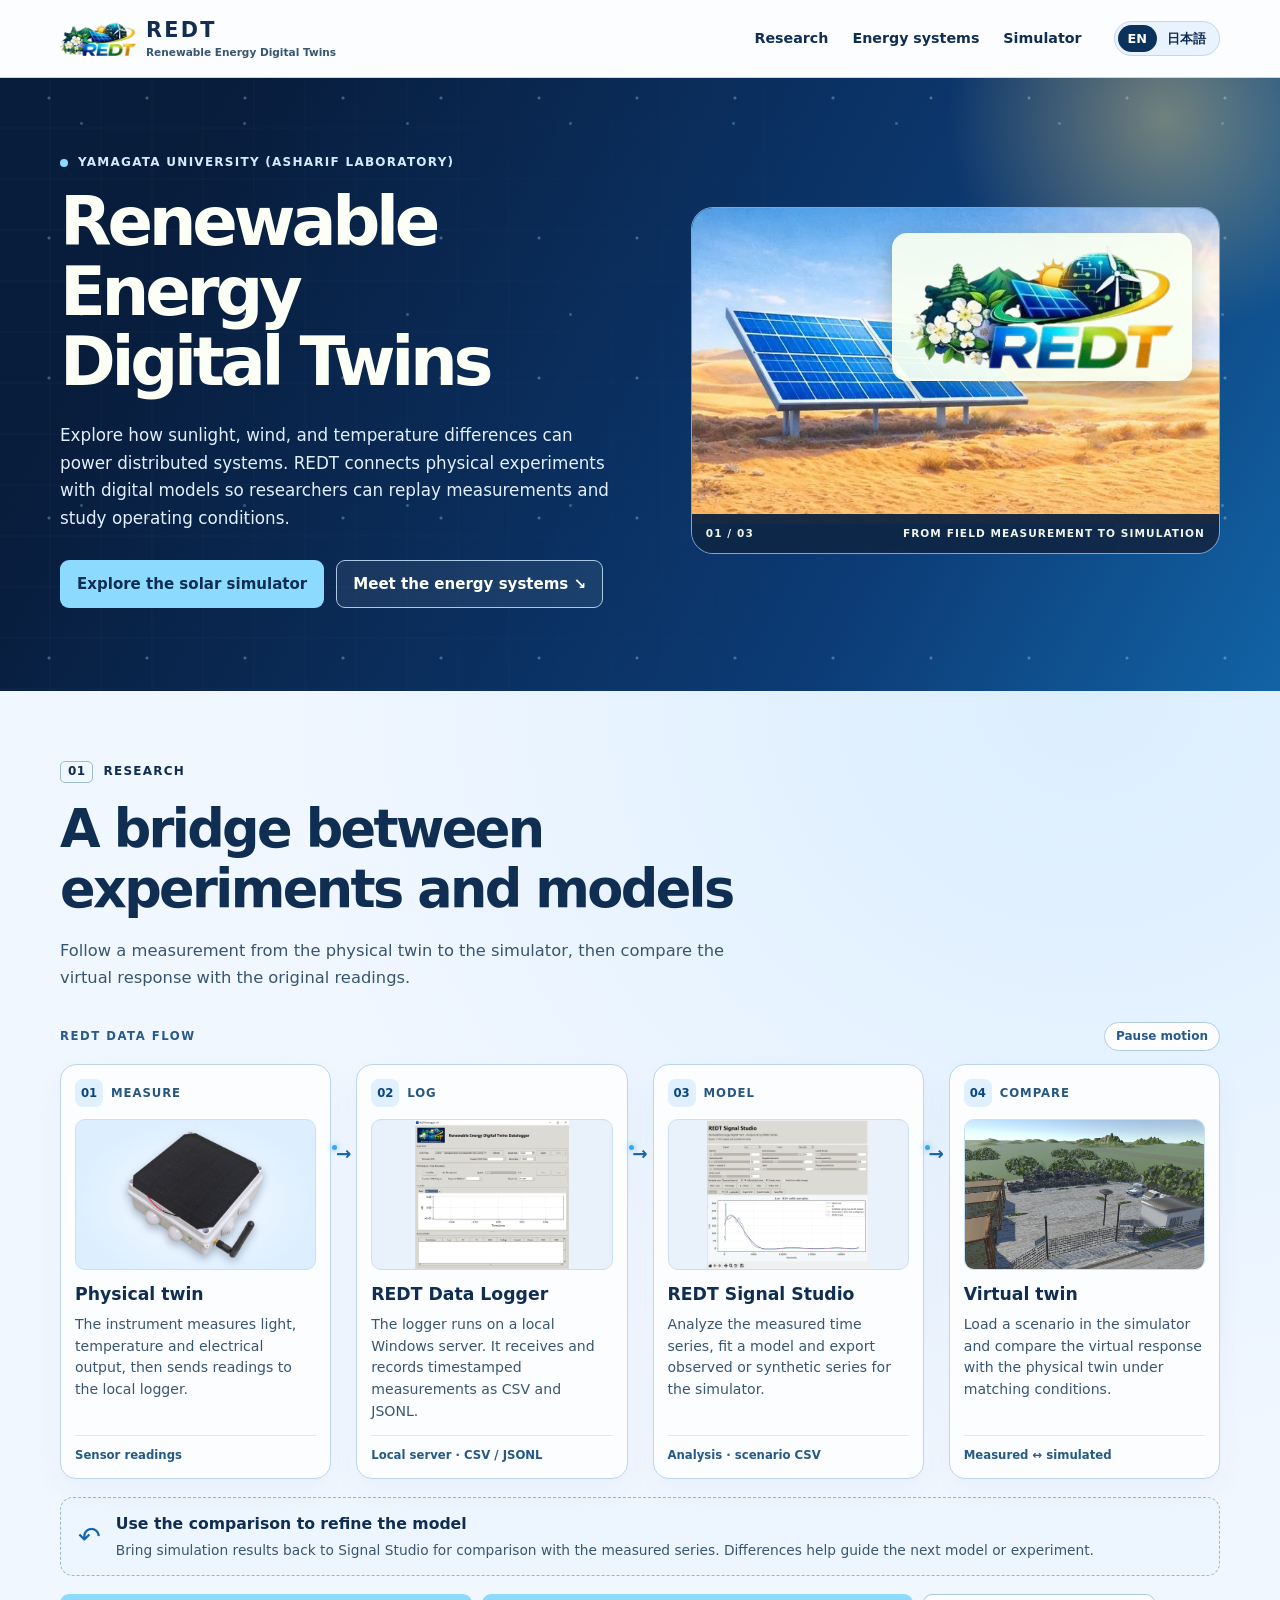
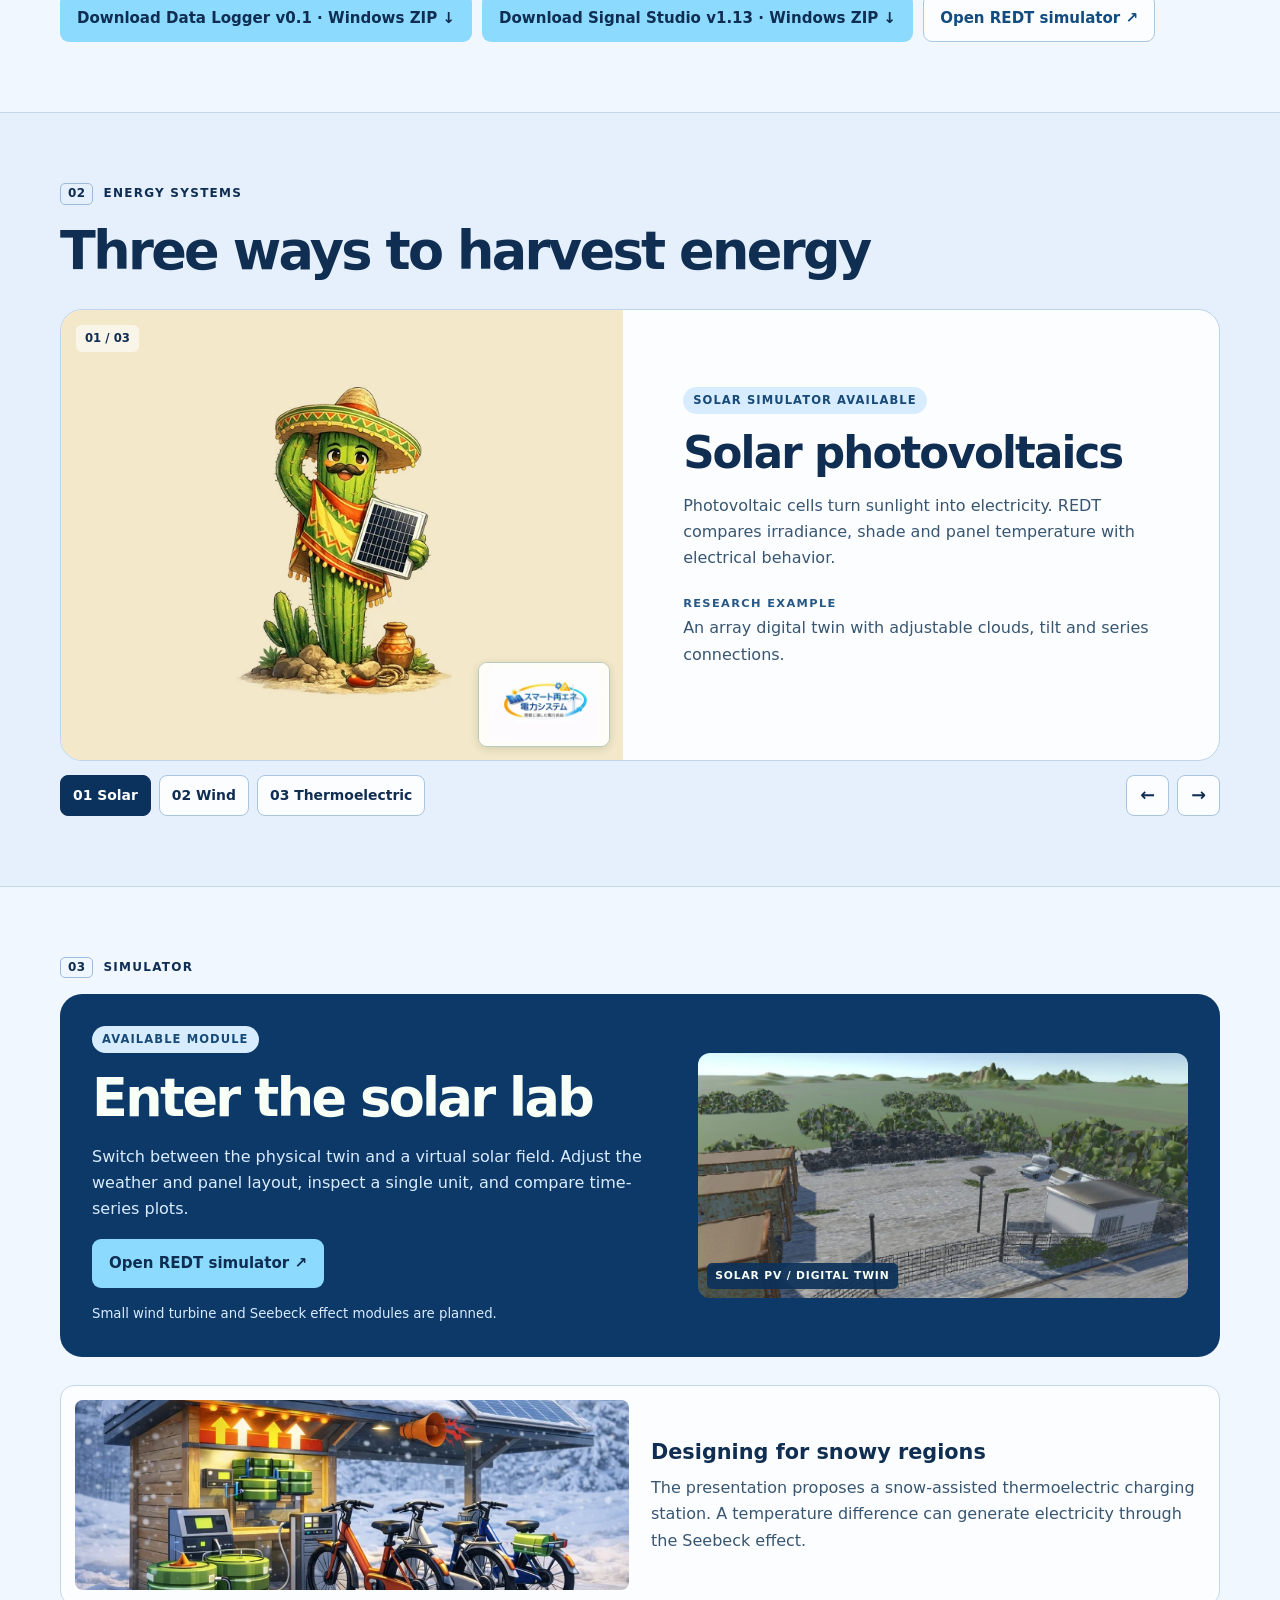
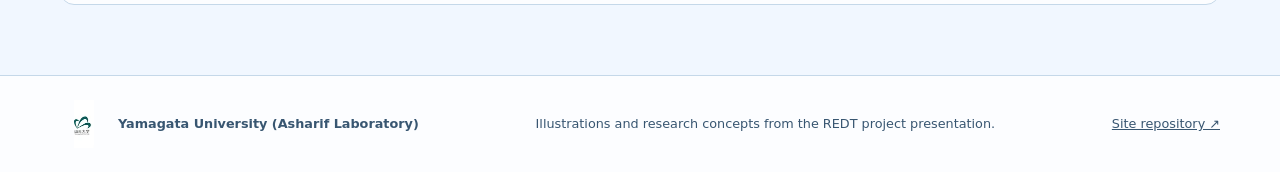
<file: index.html>
<!doctype html>
<html lang="en">
<head>
  <meta charset="utf-8">
  <meta name="viewport" content="width=device-width, initial-scale=1">
  <meta name="description" content="Explore REDT, a Yamagata University research project connecting renewable energy experiments and digital twins.">
  <title>REDT — Renewable Energy Digital Twins</title>
  <link rel="icon" href="redt-logo.png">
  <link rel="stylesheet" href="style.css?v=6">
  <script defer src="site.js?v=3"></script>
</head>
<body>
  <a class="skip" href="#main" data-t="skip">Skip to content</a>
  <header class="site-header">
    <div class="wrap header-inner">
      <a class="brand" href="./" aria-label="REDT"><img src="redt-logo.png" alt="" width="76" height="42"><span>REDT<small data-t="brandName">Renewable Energy Digital Twins</small></span></a>
      <nav aria-label="Main navigation">
        <a href="#research" data-t="research">Research</a>
        <a href="#energy" data-t="energy">Energy systems</a>
        <a href="#simulator" data-t="simulator">Simulator</a>
      </nav>
      <div class="language" role="group" aria-label="Language">
        <button type="button" data-lang="en" aria-pressed="true">EN</button><button type="button" data-lang="ja" aria-pressed="false" lang="ja">日本語</button>
      </div>
    </div>
  </header>
  <main id="main">
    <section class="hero">
      <div class="weather-art" aria-hidden="true"><span></span></div>
      <div class="wrap hero-grid">
        <div class="hero-copy">
          <p class="eyebrow"><span class="dot"></span><span data-t="institution">Yamagata University (Asharif Laboratory)</span></p>
          <h1 data-t="title">Renewable Energy<br>Digital Twins</h1>
          <p class="intro" data-t="intro">Explore how sunlight, wind, and temperature differences can power distributed systems. REDT connects physical experiments with digital models so researchers can replay measurements and study operating conditions.</p>
          <div class="actions"><a class="button primary" href="#simulator" data-t="solarAction">Explore the solar simulator</a><a class="button secondary" href="#energy" data-t="systemsAction">Meet the energy systems <span aria-hidden="true">↘</span></a></div>
        </div>
        <figure class="hero-visual">
          <img class="hero-land" src="solar-landscape.webp" alt="" width="1000" height="380">
          <div class="hero-logo"><img src="redt-logo.png" alt="REDT logo" width="290" height="140"></div>
          <figcaption><span>01 / 03</span><span data-t="heroCaption">FROM FIELD MEASUREMENT TO SIMULATION</span></figcaption>
        </figure>
      </div>
    </section>
    <section class="research section" id="research">
      <div class="wrap">
        <p class="eyebrow"><span class="index">01</span> <span data-t="research">Research</span></p>
        <h2 data-t="researchTitle">A bridge between experiments and models</h2>
        <p class="section-intro" data-t="researchCopy">Follow a measurement from the physical twin to the simulator, then compare the virtual response with the original readings.</p>
        <div class="flow-top"><span data-t="flowLabel">REDT DATA FLOW</span><button type="button" class="motion-button" id="flow-motion" data-t="pauseMotion" hidden>Pause motion</button></div>
        <ol class="workflow">
          <li>
            <article class="flow-card">
              <p class="flow-step"><span>01</span><span data-t="flowMeasure">Measure</span></p>
              <div class="flow-media instrument">
                <img src="workflow-device.webp" alt="Physical REDT device with a solar panel, sensors and antenna" data-alt="physicalAlt" width="760" height="707" loading="lazy">
              </div>
              <h3 data-t="physicalTitle">Physical twin</h3><p data-t="physicalCopy">The instrument measures light, temperature and electrical output, then sends readings to the local logger.</p>
              <p class="flow-tag" data-t="physicalTag">Sensor readings</p>
            </article>
          </li>
          <li>
            <article class="flow-card">
              <p class="flow-step"><span>02</span><span data-t="flowLog">Log</span></p>
              <div class="flow-media"><img src="workflow-logger.webp" alt="REDT Data Logger interface" data-alt="loggerAlt" width="800" height="770" loading="lazy"></div>
              <h3>REDT Data Logger</h3><p data-t="loggerCopy">The logger runs on a local Windows server. It receives and records timestamped measurements as CSV and JSONL.</p>
              <p class="flow-tag" data-t="loggerTag">Local server · CSV / JSONL</p>
            </article>
          </li>
          <li>
            <article class="flow-card">
              <p class="flow-step"><span>03</span><span data-t="flowModel">Model</span></p>
              <div class="flow-media"><img src="workflow-studio.webp" alt="REDT Signal Studio showing a fit over measured light data" data-alt="studioAlt" width="800" height="736" loading="lazy"></div>
              <h3>REDT Signal Studio</h3><p data-t="studioCopy">Analyze the measured time series, fit a model and export observed or synthetic series for the simulator.</p>
              <p class="flow-tag" data-t="studioTag">Analysis · scenario CSV</p>
            </article>
          </li>
          <li>
            <article class="flow-card">
              <p class="flow-step"><span>04</span><span data-t="flowCompare">Compare</span></p>
              <div class="flow-media"><img src="workflow-simulator.webp" alt="Virtual solar test site in the REDT simulator" data-alt="simulatorAlt" width="1050" height="586" loading="lazy"></div>
              <h3 data-t="virtualTitle">Virtual twin</h3><p data-t="virtualCopy">Load a scenario in the simulator and compare the virtual response with the physical twin under matching conditions.</p>
              <p class="flow-tag" data-t="virtualTag">Measured ↔ simulated</p>
            </article>
          </li>
        </ol>
        <div class="flow-feedback"><span class="feedback-icon" aria-hidden="true">↶</span><div><h3 data-t="feedbackTitle">Use the comparison to refine the model</h3><p data-t="feedbackCopy">Bring simulation results back to Signal Studio for comparison with the measured series. Differences help guide the next model or experiment.</p></div></div>
        <div class="flow-actions">
          <a class="button primary" href="https://github.com/Bsenzio/redt_simulator/releases/download/datalogger-v0.1/REDT-DataLogger-v0.1-Windows.zip" data-t="loggerDownload">Download Data Logger v0.1 · Windows ZIP ↓</a>
          <a class="button primary" href="https://github.com/Bsenzio/redt_simulator/releases/download/signal-studio-v1.13/REDT-Signal-Studio-v1.13-Windows.zip" data-t="studioDownload">Download Signal Studio v1.13 · Windows ZIP ↓</a>
          <a class="button flow-link" href="play.html" data-t="launchButton">Open REDT simulator ↗</a>
        </div>
      </div>
    </section>
    <section class="energy-section" id="energy">
      <div class="wrap section">
        <p class="eyebrow"><span class="index">02</span> <span data-t="energy">Energy systems</span></p>
        <h2 data-t="energyTitle">Three ways to harvest energy</h2>
        <div id="energy-carousel" class="carousel" aria-roledescription="carousel" aria-label="Energy systems" tabindex="0">
          <div class="slide-image"><img id="mascot" src="solar.webp" alt="REDT solar mascot carrying a photovoltaic panel" width="640" height="590"><span id="slide-index" aria-hidden="true">01 / 03</span><img class="system-mark" id="system-mark" src="solar-mark.webp" alt="" width="140" height="89" loading="lazy"></div>
          <article class="slide-copy" aria-live="polite" aria-atomic="true">
            <p id="slide-status" class="pill">SOLAR SIMULATOR AVAILABLE</p>
            <h3 id="slide-title">Solar photovoltaics</h3>
            <p id="slide-description">Photovoltaic cells convert sunlight into electricity. In REDT, irradiance, shade and panel temperature can be compared with electrical behavior.</p>
            <p class="example-label" data-t="example">RESEARCH EXAMPLE</p>
            <p id="slide-example">A panel array digital twin with adjustable clouds, tilt and series connections.</p>
          </article>
        </div>
        <div class="carousel-controls">
          <div class="dots" role="group" aria-label="Choose an energy system">
            <button type="button" data-slide="0" aria-pressed="true">01 <span data-t="solar">Solar</span></button>
            <button type="button" data-slide="1" aria-pressed="false">02 <span data-t="wind">Wind</span></button>
            <button type="button" data-slide="2" aria-pressed="false">03 <span data-t="heat">Thermoelectric</span></button>
          </div>
          <div class="arrows"><button id="previous" type="button" aria-label="Previous slide">←</button><button id="next" type="button" aria-label="Next slide">→</button></div>
        </div>
      </div>
    </section>
    <section class="wrap section" id="simulator">
      <p class="eyebrow"><span class="index">03</span> <span data-t="simulator">Simulator</span></p>
      <div class="launch">
        <div><p class="pill" data-t="available">AVAILABLE MODULE</p><h2 data-t="launchTitle">Enter the solar lab</h2>
          <p data-t="launchCopy">Switch between the physical twin and a virtual solar field. Adjust the weather and the panel layout, inspect a single unit, and compare time-series plots.</p>
          <a href="play.html" class="button primary" data-t="launchButton">Open REDT simulator <span aria-hidden="true">↗</span></a>
          <p class="planned" data-t="roadmap">Small wind turbine and Seebeck effect modules are planned.</p>
        </div>
        <div class="sim-picture"><img src="workflow-simulator.webp" width="1050" height="586" alt="" loading="lazy"><span data-t="simLabel">SOLAR PV / DIGITAL TWIN</span></div>
      </div>
      <figure class="research-example"><img src="snow-station.webp" alt="Concept illustration of a thermoelectric bicycle charging station in snow" width="700" height="400" loading="lazy"><figcaption><h3 data-t="snowTitle">Designing for snowy regions</h3><p data-t="snowCopy">The presentation proposes a snow-assisted thermoelectric charging station. A temperature difference can generate electricity through the Seebeck effect.</p></figcaption></figure>
    </section>
  </main>
  <footer><div class="wrap footer-inner"><div class="university"><img src="yamagata-mark.webp" alt="" width="48" height="48" loading="lazy"><span data-t="institution">Yamagata University (Asharif Laboratory)</span></div><p data-t="credit">Illustrations and research concepts from the REDT project presentation.</p><a href="https://github.com/Bsenzio/redt_simulator" data-t="source">Site repository ↗</a></div></footer>
</body>
</html>
</file>
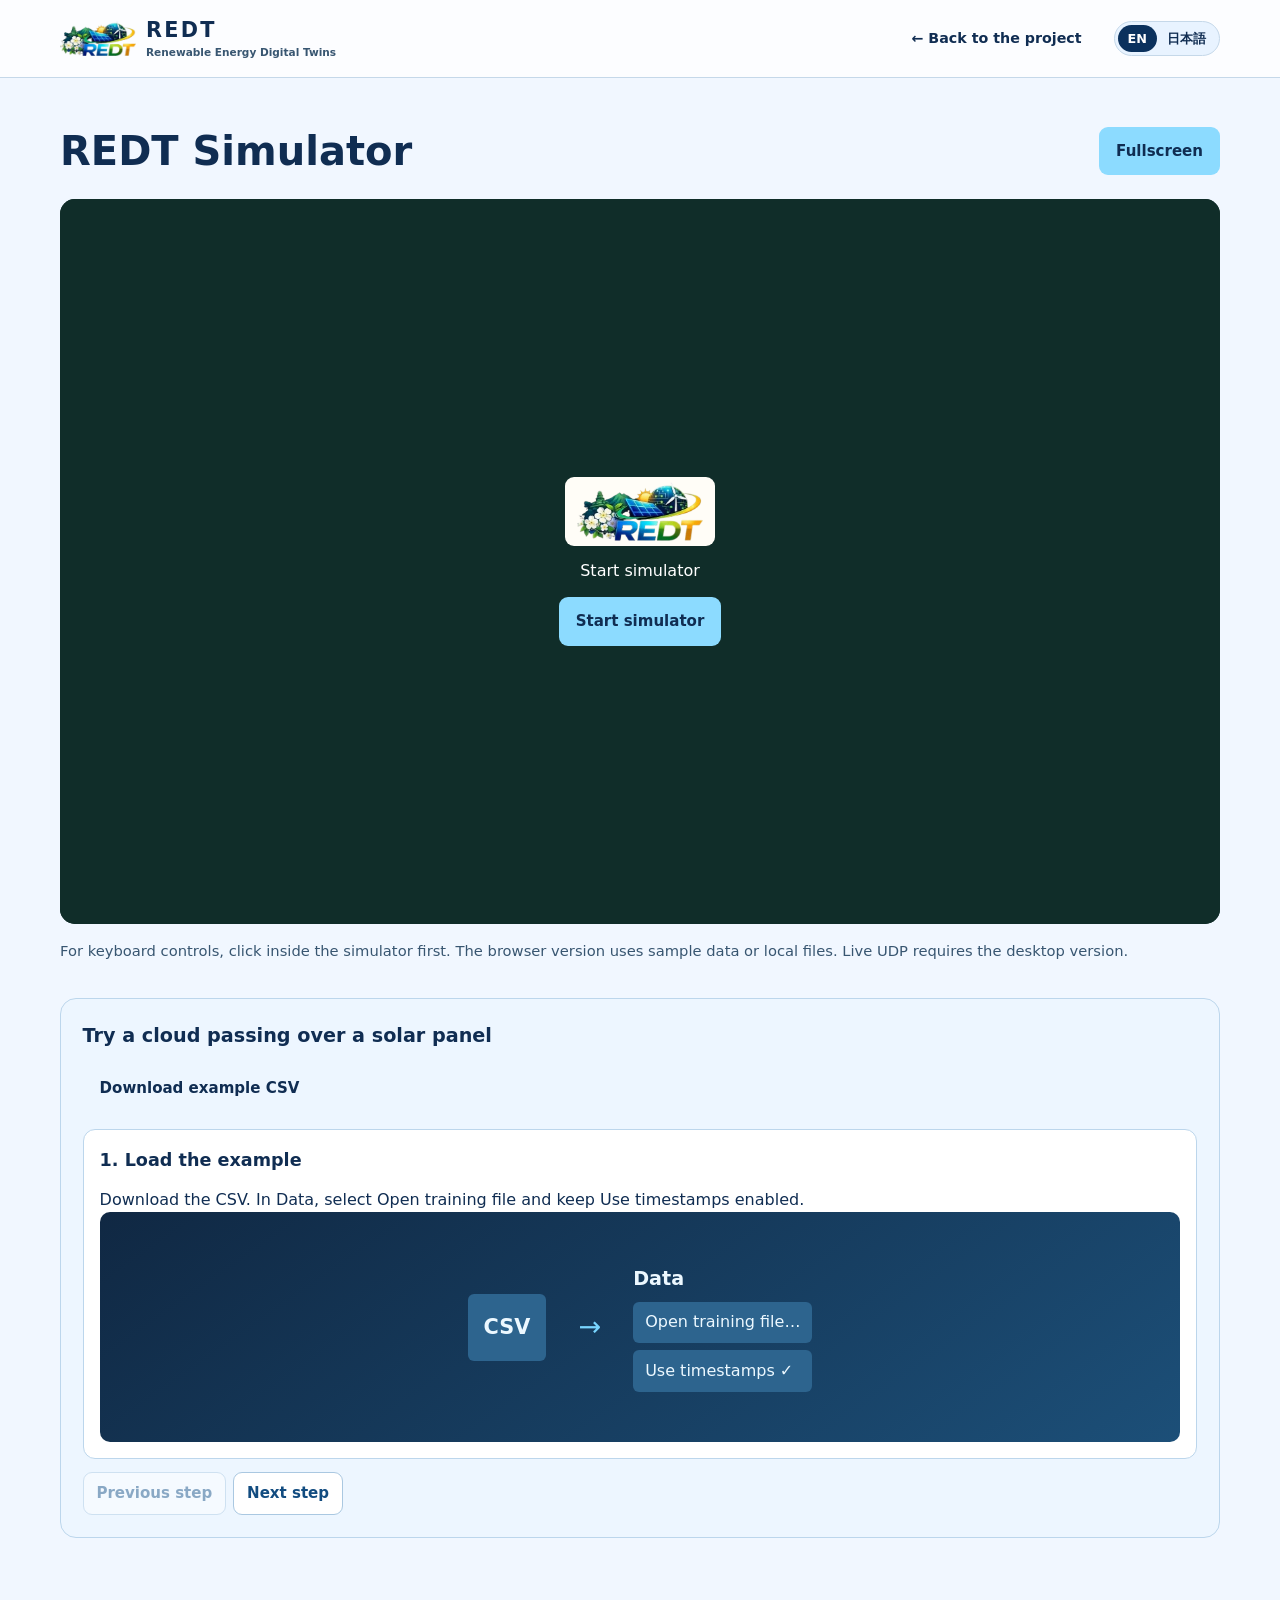
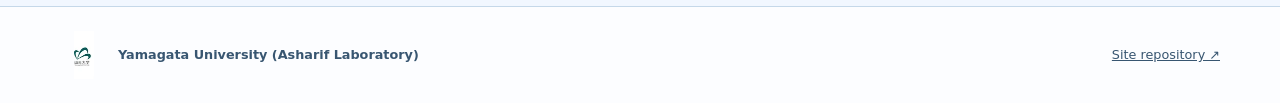
<file: play.html>
<!doctype html>
<html lang="en">
<head>
  <meta charset="utf-8">
  <meta name="viewport" content="width=device-width, initial-scale=1">
  <meta name="description" content="Run the REDT solar digital twin from Yamagata University.">
  <title>REDT Simulator</title>
  <link rel="icon" href="redt-logo.png">
  <link rel="stylesheet" href="style.css?v=6">
  <script defer src="site.js?v=5"></script>
  <script defer src="player.js"></script>
</head>
<body>
  <header class="site-header"><div class="wrap header-inner">
    <a class="brand" href="./" aria-label="REDT"><img src="redt-logo.png" alt="" width="76" height="42"><span>REDT<small data-t="brandName">Renewable Energy Digital Twins</small></span></a>
    <nav aria-label="Main navigation"><a href="./" data-t="back">← Back to the project</a></nav>
    <div class="language" role="group" aria-label="Language"><button type="button" data-lang="en" aria-pressed="true">EN</button><button type="button" data-lang="ja" aria-pressed="false" lang="ja">日本語</button></div>
  </div></header>
  <main class="wrap player-main">
    <div class="player-head"><h1 data-t="playerTitle">REDT Simulator</h1><button id="fullscreen" class="button primary" type="button" data-t="full" disabled>Fullscreen</button></div>
    <div class="player-frame">
      <canvas id="unity-canvas" width="1280" height="800" tabindex="0" aria-label="REDT Unity simulator" hidden></canvas>
      <div class="player-status" id="player-status" aria-live="polite">
        <img src="redt-logo.png" alt="REDT logo" width="150" height="69" style="object-fit:contain;background:#fffdf7;border-radius:9px;padding:5px">
        <p id="player-message" data-t="building">The simulator files are being prepared.</p>
        <button id="start-player" type="button" class="button primary" data-t="start" hidden>Start simulator</button>
        <progress id="player-progress" max="1" value="0" hidden aria-label="Loading progress"></progress>
      </div>
    </div>
    <p class="player-note" data-t="playerNote">For keyboard controls, click inside the simulator first. The browser version uses sample data or local files. Live UDP requires the desktop version.</p>
    <div class="player-controls"><a id="desktop-build" href="#" class="button primary" data-t="desktop" hidden>Windows download</a></div>
    <section class="player-guide" aria-labelledby="guide-title">
      <h2 id="guide-title" data-t="walkTitle">Simulator walkthrough</h2>
      <a class="button" href="redt-mppt-example.csv" download data-t="walkDownload">Download example CSV</a>
      <div class="guide-panel" aria-live="polite">
        <article id="guide-load" data-guide-panel="load">
          <h3 data-t="walkload">1. Load the example</h3>
          <p data-t="walkloadBody">Download the CSV. In Data, select Open training file and keep Use timestamps enabled.</p>
          <div class="guide-demo demo-load" aria-hidden="true"><span class="demo-file">CSV</span><span class="demo-arrow">→</span><div class="demo-controls"><b>Data</b><span>Open training file…</span><span>Use timestamps ✓</span></div></div>
        </article>
        <article id="guide-train" data-guide-panel="train" hidden>
          <h3 data-t="walktrain">2. Train on the CSV</h3>
          <p data-t="walktrainBody">With the CSV loaded, open Training and press Train MPPT. The model learns a voltage target from the file.</p>
          <div class="guide-demo demo-train" aria-hidden="true"><div class="demo-controls"><b>Training</b><span>Train on 1 of 1</span><span class="demo-action">Train MPPT</span></div><span class="demo-arrow">→</span><div class="demo-fit"><i></i><i></i><i></i><i></i><i></i></div></div>
        </article>
        <article id="guide-field" data-guide-panel="field" hidden>
          <h3 data-t="walkfield">3. Choose a panel</h3>
          <p data-t="walkfieldBody">After training, select a panel in Field and set MPPT to isolated panel to test it on its own.</p>
          <div class="guide-demo demo-field" aria-hidden="true"><div class="demo-grid"><i>0,0</i><i>0,1</i><i>0,2</i><i>1,0</i><i>1,1</i><i>1,2</i><i>2,0</i><i>2,1</i><i>2,2</i></div><div class="demo-controls"><b>Field</b><span>MPPT: isolated panel</span><span>Tilt · 20°</span></div></div>
        </article>
        <article id="guide-run" data-guide-panel="run" hidden>
          <h3 data-t="walkrun">4. Replay the cloud event</h3>
          <p data-t="walkrunBody">Set Energy period to 60 s in Compare. Then use Data → Restart file and press Play.</p>
          <div class="guide-demo demo-run" aria-hidden="true"><div class="demo-sky"><span>☀</span><i>☁</i><b>▧ ▧ ▧</b></div><div class="demo-controls"><b>▶ Play</b><span>Data → Restart file</span></div></div>
        </article>
        <article id="guide-compare" data-guide-panel="compare" hidden>
          <h3 data-t="walkcompare">5. Compare the results</h3>
          <p data-t="walkcompareBody">In Compare, read the energy totals in Wh. Open Power charts to see how power changes as the cloud passes.</p>
          <div class="guide-demo demo-compare" aria-hidden="true"><div class="demo-controls"><b>Compare</b><span>Energy period · 60 s</span><span>Power charts</span></div><div class="demo-bars"><i>P&amp;O</i><i>PID</i><i>MPPT</i><b>Wh</b></div></div>
        </article>
        <article id="guide-tools" data-guide-panel="tools" hidden>
          <h3 data-t="walktools">6. Explore and export</h3>
          <p data-t="walktoolsBody">Use Plot → Full series to inspect the input. Try another file for validation, or export results from the desktop app.</p>
          <div class="guide-demo demo-tools" aria-hidden="true"><div class="demo-controls"><b>Plot</b><span>Full series</span><span>MPPT comparison</span></div><div class="demo-controls"><b>Training</b><span>Models and validation</span><span>Physical Twin ↗</span></div></div>
        </article>
      </div>
      <div class="guide-steps">
        <button type="button" class="button" data-guide-direction="-1" data-t="walkBack" disabled>Previous step</button>
        <button type="button" class="button" data-guide-direction="1" data-t="walkNext">Next step</button>
      </div>
    </section>
  </main>
  <footer><div class="wrap footer-inner"><div class="university"><img src="yamagata-mark.webp" alt="" width="48" height="48"><span data-t="institution">Yamagata University (Asharif Laboratory)</span></div><a href="https://github.com/Bsenzio/redt_simulator" data-t="source">Site repository ↗</a></div></footer>
</body>
</html>
</file>
<file: style.css>
@charset "UTF-8";
:root{color-scheme:light;--ink:#102d52;--muted:#385671;--cream:#f1f7ff;--paper:#fcfdff;--line:#c5d8e9;--forest:#0b315d;--accent:#8cdbff;--gold:#e9bd51;--radius:22px;font:16px/1.65 system-ui,-apple-system,BlinkMacSystemFont,"Segoe UI","Hiragino Sans","Yu Gothic",Meiryo,sans-serif}
*{box-sizing:border-box}html{scroll-behavior:smooth}body{margin:0;background:var(--cream);color:var(--ink)}a{color:inherit}img{display:block;max-width:100%}button{font:inherit;color:inherit;cursor:pointer}a:focus-visible,button:focus-visible,[tabindex]:focus-visible{outline:3px solid #1b6aa8;outline-offset:4px}.wrap{width:min(1160px,calc(100% - 56px));margin-inline:auto}.skip{position:absolute;z-index:10;left:12px;top:-100px;background:white;padding:8px 14px}.skip:focus{top:10px}
.site-header{background:var(--paper);border-bottom:1px solid var(--line)}.header-inner{display:flex;align-items:center;gap:32px;min-height:77px}.brand{display:flex;align-items:center;gap:10px;text-decoration:none;font-size:1.3rem;font-weight:840;letter-spacing:.11em}.brand img{object-fit:contain}.header-inner nav{display:flex;gap:24px;margin-left:auto}.header-inner nav a{font-size:.89rem;font-weight:700;text-decoration:none}.header-inner nav a:hover{text-decoration:underline}.language{display:flex;border:1px solid var(--line);border-radius:999px;padding:3px;background:#e8f3ff;white-space:nowrap}.language button{border:0;background:transparent;border-radius:999px;padding:3px 10px;font-size:.8rem;font-weight:750}.language button[aria-pressed=true]{background:var(--forest);color:white}
.hero{background:var(--forest);color:#fcfff5;position:relative;overflow:hidden}.hero:before{content:"";position:absolute;inset:0;pointer-events:none;background:linear-gradient(90deg,transparent 49px,#fff2 50px,transparent 51px),linear-gradient(transparent 49px,#fff2 50px,transparent 51px);background-size:51px 51px;opacity:.24;mask-image:linear-gradient(90deg,#000,transparent 85%)}.hero-grid{position:relative;display:grid;grid-template-columns:1.05fr .95fr;gap:46px;align-items:center;padding-block:75px 83px}.eyebrow{display:flex;align-items:center;gap:10px;text-transform:uppercase;font-size:.75rem;font-weight:850;letter-spacing:.105em;margin:0 0 16px}.hero .eyebrow{color:#d5e9ff;line-height:1.6}.dot{width:8px;height:8px;border-radius:100%;background:var(--accent);flex:none}.hero h1{font-size:clamp(2.65rem,5.25vw,5rem);line-height:1.04;letter-spacing:-.064em;margin:0 0 24px;text-wrap:balance}.intro{color:#e1efff;font-size:1.05rem;max-width:52ch}.actions{display:flex;flex-wrap:wrap;gap:12px;margin-top:27px}.button{display:inline-flex;align-items:center;justify-content:center;gap:8px;padding:11px 16px;border:1px solid transparent;border-radius:9px;font-weight:800;text-decoration:none;font-size:.94rem}.primary{background:var(--accent);color:#102d52}.primary:hover{background:#c0efff}.secondary{color:inherit;border-color:#aac9e3;background:#fff1}.secondary:hover{background:#fff2}.hero-visual{position:relative;margin:0;border:1px solid #7fa6cd;border-radius:var(--radius);overflow:hidden;min-height:345px;background:#dce7d7}.hero-land{width:100%;height:345px;object-fit:cover}.hero-logo{position:absolute;inset:25px 27px auto auto;width:min(70%,300px);padding:12px 18px;border-radius:15px;background:#f9fff3ed;box-shadow:0 8px 24px #17322544}.hero-logo img{width:100%;height:auto}.hero-visual figcaption{position:absolute;bottom:0;left:0;right:0;display:flex;justify-content:space-between;gap:14px;background:#081f3eed;padding:11px 14px;font-size:.66rem;letter-spacing:.1em;font-weight:850;color:#eef4e9}
.section{padding-block:70px}.section h2{font-size:clamp(2.15rem,4.1vw,3.45rem);letter-spacing:-.05em;line-height:1.13;margin:0 0 20px;text-wrap:balance}.index{border:1px solid #9cbadb;border-radius:5px;padding:0 7px;letter-spacing:.03em}.section-intro{max-width:66ch;margin:0 0 30px;color:var(--muted);font-size:1.02rem}
.energy-section{background:#e5f0fc;border-block:1px solid var(--line)}.carousel{display:grid;grid-template-columns:minmax(0,1fr) minmax(0,1.06fr);border-radius:var(--radius);overflow:hidden;border:1px solid #bdd4ea;background:var(--paper);margin-top:28px}.slide-image{position:relative;background:#f3e8c9;min-height:350px;display:grid;place-items:center}.slide-image img{width:100%;height:100%;max-height:450px;object-fit:contain}.slide-image>span{position:absolute;top:15px;left:15px;background:#fff9;padding:4px 9px;border-radius:6px;font-size:.73rem;font-weight:830}.slide-copy{padding:clamp(25px,5vw,60px);align-content:center}.pill{font-size:.72rem;font-weight:860;letter-spacing:.095em;text-transform:uppercase;padding:4px 10px;border-radius:999px;background:#d7edff;color:#184a78;width:fit-content;margin:0 0 15px}.slide-copy h3{font-size:clamp(1.8rem,3.4vw,3rem);line-height:1.12;letter-spacing:-.043em;margin:0 0 15px}.slide-copy>p:not(.pill):not(.example-label){color:var(--muted);margin:0 0 14px}.example-label{margin:22px 0 3px;font-size:.71rem;letter-spacing:.12em;font-weight:850;color:#265785}.carousel-controls{display:flex;justify-content:space-between;gap:12px;margin-top:14px}.dots,.arrows{display:flex;flex-wrap:wrap;gap:8px}.dots button,.arrows button{border:1px solid #aac4df;border-radius:8px;background:var(--paper);padding:5px 12px;font-size:.87rem;font-weight:800}.dots button[aria-pressed=true],.arrows button:hover{color:#fff;background:var(--forest);border-color:var(--forest)}.arrows button{min-width:43px;font-size:1.1rem}
.launch{display:grid;grid-template-columns:1fr .85fr;gap:30px;align-items:center;background:#0d3969;color:#f7fff6;padding:32px;border-radius:var(--radius)}.launch h2{margin-bottom:10px}.launch p:not(.pill){color:#d9ecff}.launch .planned{font-size:.83rem;margin:15px 0 0}.sim-picture{position:relative;min-height:210px;border-radius:12px;overflow:hidden}.sim-picture img{width:100%;height:245px;object-fit:cover}.sim-picture span{position:absolute;bottom:9px;left:9px;background:#0c315aeb;border-radius:5px;padding:4px 8px;font-size:.67rem;font-weight:850;letter-spacing:.08em}.research-example{display:grid;grid-template-columns:1fr 1fr;align-items:center;gap:22px;margin:28px 0 0;padding:14px;border:1px solid var(--line);border-radius:14px;background:var(--paper)}.research-example img{width:100%;height:190px;object-fit:cover;border-radius:8px}.research-example h3{margin:0 0 6px;font-size:1.3rem}.research-example p{margin:0;color:var(--muted)}footer{border-top:1px solid var(--line);background:var(--paper);padding:24px 0}.footer-inner{display:flex;gap:20px;align-items:center;justify-content:space-between;font-size:.8rem;color:var(--muted)}.university{display:flex;align-items:center;gap:10px;font-weight:750}.university img{object-fit:contain;border-radius:6px}
.player-main{padding-block:32px 48px}.player-head{display:flex;justify-content:space-between;gap:12px;align-items:center;margin:8px 0 15px}.player-head h1{font-size:clamp(1.6rem,4vw,2.5rem);margin:0}.player-frame{position:relative;background:#102d29;border-radius:15px;overflow:hidden;aspect-ratio:16/10;display:grid;place-items:center}.player-frame canvas{display:block;width:100%;height:100%;background:#102d29;outline:none}.player-status{position:absolute;inset:0;display:grid;align-content:center;justify-items:center;text-align:center;gap:12px;padding:20px;color:#fff;background:#102d29}.player-status[hidden],.player-frame canvas[hidden]{display:none}.player-status p{max-width:58ch;margin:0}.player-status progress{width:min(70%,360px);accent-color:var(--accent)}.player-note{color:var(--muted);font-size:.92rem}.player-controls{display:flex;gap:12px;flex-wrap:wrap;margin-top:14px}
@media(max-width:840px){.hero-grid{gap:24px;padding-block:50px}.hero-land{height:300px}.hero-visual{min-height:300px}.header-inner{gap:14px}.header-inner nav{gap:12px}.hero h1{letter-spacing:-.04em}}
@media(max-width:675px){.wrap{width:calc(100% - 30px)}.header-inner{min-height:64px;flex-wrap:wrap;gap:8px;padding-block:8px}.brand img{width:49px;height:29px}.brand{font-size:1rem}.header-inner nav{order:3;width:100%;justify-content:space-between;padding-bottom:4px}.language{margin-left:auto}.hero-grid,.carousel,.launch,.research-example{grid-template-columns:1fr}.hero-grid{padding-block:38px 42px}.hero-land{height:245px}.hero-visual{min-height:245px}.hero-logo{inset:14px 14px auto auto;width:54%}.section{padding-block:47px}.slide-image{min-height:0}.slide-image img{height:280px}.slide-copy{padding:22px}.carousel-controls{align-items:flex-start}.dots button{font-size:.74rem;padding:4px 6px}.arrows{flex-wrap:nowrap}.arrows button{min-width:36px;padding-inline:7px}.launch{padding:20px}.research-example img{height:155px}.footer-inner{align-items:flex-start;flex-direction:column;gap:7px}.player-head{align-items:flex-start}}
@media(prefers-reduced-motion:reduce){html{scroll-behavior:auto}}
.hero h1{white-space:pre-line}
[hidden]{display:none!important}

.slide-image .system-mark{position:absolute;right:13px;bottom:13px;width:clamp(77px,12vw,132px);height:auto;border-radius:9px;border:1px solid #b8cabc;box-shadow:0 2px 9px #153a2926}

/* Research workflow and weather */
.brand>span{line-height:1.1}
.brand small{display:block;margin-top:5px;font-size:.66rem;font-weight:690;letter-spacing:0;color:var(--muted);white-space:nowrap}
.hero{background:linear-gradient(118deg,#081c3b 14%,#0c3b75 70%,#1263a5)}
.weather-art{position:absolute;inset:0;pointer-events:none;overflow:hidden}
.weather-art::before{content:"";position:absolute;right:-105px;top:-180px;width:440px;height:440px;border-radius:50%;background:radial-gradient(circle,#ffde806a,transparent 70%);animation:sun-breathe 12s ease-in-out infinite alternate}
.weather-art span{position:absolute;inset:-50px 0 0;background-image:radial-gradient(circle,#e3f7ff 1px,transparent 2px),radial-gradient(circle,#8cdfff 1px,transparent 2px);background-size:98px 140px,163px 191px;opacity:.29;animation:snow-drift 15s linear infinite}
@keyframes sun-breathe{to{transform:translate(-38px,28px);opacity:.58}}
@keyframes snow-drift{from{background-position:0 0,23px 37px}to{background-position:98px 140px,186px 228px}}
.research{background:radial-gradient(ellipse at 85% 0%,#dbeeff 0%,transparent 53%),var(--cream)}
.flow-top{display:flex;align-items:center;justify-content:space-between;gap:12px;margin:0 0 13px;font-size:.73rem;font-weight:850;letter-spacing:.13em;color:#275b89}
.motion-button{border:1px solid #b0cce5;background:var(--paper);border-radius:999px;padding:4px 11px;font-size:.75rem;font-weight:760;letter-spacing:0}
.workflow{display:grid;grid-template-columns:repeat(4,minmax(0,1fr));gap:25px;list-style:none;padding:0;margin:0}
.workflow>li{position:relative;min-width:0}
.flow-card{height:100%;display:flex;flex-direction:column;border:1px solid #bcd6ec;border-radius:16px;padding:14px;background:#fbfdff;box-shadow:0 12px 30px #173d6f0b}
.flow-card .flow-step{display:flex;gap:8px;align-items:center;margin:0 0 12px;font-size:.73rem;font-weight:820;letter-spacing:.08em;text-transform:uppercase;color:#285780}
.flow-step span:first-child{display:grid;place-items:center;min-width:28px;height:28px;border-radius:8px;background:#e0f0ff;color:#0b477f;letter-spacing:0}
.flow-media{position:relative;aspect-ratio:16/10;margin-bottom:14px;border:1px solid #c9e0f3;border-radius:10px;overflow:hidden;background:#e9f2fb}
.flow-media img{position:absolute;inset:0;width:100%;height:100%;object-fit:contain}
.flow-media img[src="workflow-simulator.webp"]{object-fit:cover}
.flow-media.instrument{background:radial-gradient(ellipse at 50% 55%,#f9fcff,transparent 73%),#dceeff}
.instrument img{padding:8px;filter:drop-shadow(0 4px 4px #071e4250)}
.flow-card h3{font-size:1.08rem;line-height:1.25;margin:0 0 8px}
.flow-card p{color:var(--muted);font-size:.88rem;line-height:1.55;margin:0 0 12px}
.flow-card .flow-tag{margin:auto 0 0;border-top:1px solid #dbe9f5;padding-top:10px;font-size:.73rem;font-weight:750;color:#255986}
.workflow>li:not(:last-child)::after{content:"→";position:absolute;display:grid;place-items:center;right:-25px;top:75px;width:25px;color:#1765a9;font-size:1.15rem;font-weight:850}
.workflow>li:not(:last-child)::before{content:"";position:absolute;z-index:1;right:-6px;top:81px;width:5px;height:5px;border-radius:50%;background:#36a7f2;box-shadow:0 0 7px #43b7f8;animation:data-pulse 2.8s linear infinite}
.workflow>li:nth-child(2)::before{animation-delay:.35s}.workflow>li:nth-child(3)::before{animation-delay:.7s}
@keyframes data-pulse{0%,22%{opacity:0;transform:translateX(0)}40%{opacity:1}78%,100%{opacity:0;transform:translateX(18px)}}
.flow-feedback{display:flex;align-items:center;gap:15px;margin-top:18px;border:1px dashed #91b8db;border-radius:13px;padding:13px 17px;background:#edf6ff}
.feedback-icon{color:#1765a9;font-size:1.7rem;line-height:1}
.flow-feedback h3{margin:0 0 2px;font-size:.98rem}
.flow-feedback p{margin:0;color:var(--muted);font-size:.86rem}
.flow-actions{display:flex;flex-wrap:wrap;gap:10px;margin-top:18px}
.flow-link{border-color:#aac8e1;background:var(--paper);color:#124c80}
.flow-link:hover,.motion-button:hover{background:#e3f2ff}
.motion-paused .weather-art span,.motion-paused .weather-art::before,.motion-paused .workflow>li::before{animation-play-state:paused}
@media(max-width:1000px) and (min-width:626px){.workflow{grid-template-columns:repeat(2,minmax(0,1fr));gap:18px 25px}.workflow>li:nth-child(2)::before,.workflow>li:nth-child(2)::after{display:none}.flow-media{aspect-ratio:16/8}}
@media(max-width:625px){.workflow{grid-template-columns:1fr;gap:25px}.workflow>li:not(:last-child)::after{top:auto;right:calc(50% - 12px);bottom:-25px;content:"↓"}.workflow>li:not(:last-child)::before{display:none}.flow-card{padding:13px}.flow-media{aspect-ratio:16/9}.flow-actions .button{width:100%}}
@media(max-width:400px){.brand small{font-size:.55rem}.brand{gap:6px}}
@media(prefers-reduced-motion:reduce){.weather-art span,.weather-art::before,.workflow>li::before{animation:none}}

.player-guide{margin:0 0 1rem;padding:clamp(.9rem,2vw,1.35rem);background:#edf6ff;border:1px solid #bcd6ec;border-radius:16px}
.player-guide h2{margin:0 0 .75rem;font-size:1.2rem}
.guide-steps{display:flex;flex-wrap:wrap;gap:.45rem}
.guide-steps .button{padding:.5rem .8rem;border-color:#aac8e1;background:#fff;color:#124c80}
.guide-steps .button[aria-pressed="true"]{background:#154e82;color:#fff}
.guide-panel p{margin:.8rem 0 0;line-height:1.55}
.guide-panel p:not([hidden]){animation:guide-reveal .3s ease-out}
@keyframes guide-reveal{from{opacity:0;transform:translateY(6px)}to{opacity:1;transform:translateY(0)}}
@media(prefers-reduced-motion:reduce){.guide-panel p:not([hidden]){animation:none}}

.player-guide .guide-steps{margin-top:.8rem}
.guide-panel article{margin-top:1rem;padding:1rem;background:#fff;border:1px solid #bcd6ec;border-radius:12px}
.guide-panel article:not([hidden]){animation:guide-reveal .3s ease-out}
.guide-panel h3{margin:0;font-size:1.1rem}
.guide-panel .guide-tip{padding-top:.7rem;border-top:1px solid #dbe9f5;color:#285780}
.guide-steps button:disabled{opacity:.45;cursor:default}
@media(prefers-reduced-motion:reduce){.guide-panel article:not([hidden]){animation:none}}

.player-guide{margin:1.25rem 0}
.guide-demo{display:flex;justify-content:center;align-items:center;gap:clamp(.5rem,3vw,2rem);min-height:230px;padding:1rem;background:linear-gradient(145deg,#102843,#1c4f78);border-radius:10px;color:#ecf8ff}
.guide-demo>*{min-width:0}
.demo-controls{display:grid;gap:.45rem;font-size:clamp(.72rem,2vw,1rem)}
.demo-controls b{font-size:1.2em}
.demo-controls span,.demo-file{display:block;padding:.48rem .75rem;background:#2d648e;border-radius:6px}
.demo-controls .demo-action,.demo-run .demo-controls b{background:#128365;border-radius:6px;padding:.45rem .65rem}
.demo-file{font-weight:800;font-size:1.3rem;padding:1rem}
.demo-arrow{font-size:1.7rem;color:#79d5ff}
.demo-fit{display:flex;align-items:end;gap:.3rem;height:80px}
.demo-fit i,.demo-bars i{display:block;background:#65ceff;border-radius:4px}
.demo-fit i{width:14px;height:35%;animation:demo-grow .65s both;transform-origin:bottom}
.demo-fit i:nth-child(2n){height:62%;animation-delay:.12s}
.demo-fit i:nth-child(3n){height:90%;animation-delay:.24s}
.demo-grid{display:grid;grid-template-columns:repeat(3,1fr);gap:.3rem}
.demo-grid i{padding:.35rem;background:#326488;border-radius:4px;font-style:normal}
.demo-grid i:first-child{animation:demo-focus 1.2s both;background:#198468}
.demo-sky{position:relative;overflow:hidden;display:grid;align-content:space-between;width:clamp(85px,28vw,240px);height:120px;padding:.6rem;background:#458ac0;border-radius:8px;font-size:1.6rem}
.demo-sky span{color:#ffe574}.demo-sky i{position:absolute;top:12px;left:0;font-size:2.6rem;font-style:normal;animation:demo-cloud 2s ease both}
.demo-sky b{color:#0b2945;white-space:nowrap}
.demo-bars{display:grid;gap:.3rem;width:clamp(80px,22vw,200px);font-size:.75rem}
.demo-bars i{width:72%;color:#112a46;padding:.22rem .35rem;font-style:normal;transform-origin:left;animation:demo-grow-x .7s both}
.demo-bars i:nth-child(2){width:84%;animation-delay:.1s}
.demo-bars i:nth-child(3){width:91%;animation-delay:.2s}
@keyframes demo-grow{from{transform:scaleY(.05)}}
@keyframes demo-grow-x{from{transform:scaleX(.25)}}
@keyframes demo-cloud{from{transform:translateX(-40px)}to{transform:translateX(clamp(35px,15vw,150px))}}
@keyframes demo-focus{from{box-shadow:0 0 0 6px #86f0ca}to{box-shadow:0 0 0 2px #86f0ca}}
@media(prefers-reduced-motion:reduce){.guide-demo *{animation:none!important}}
</file>
